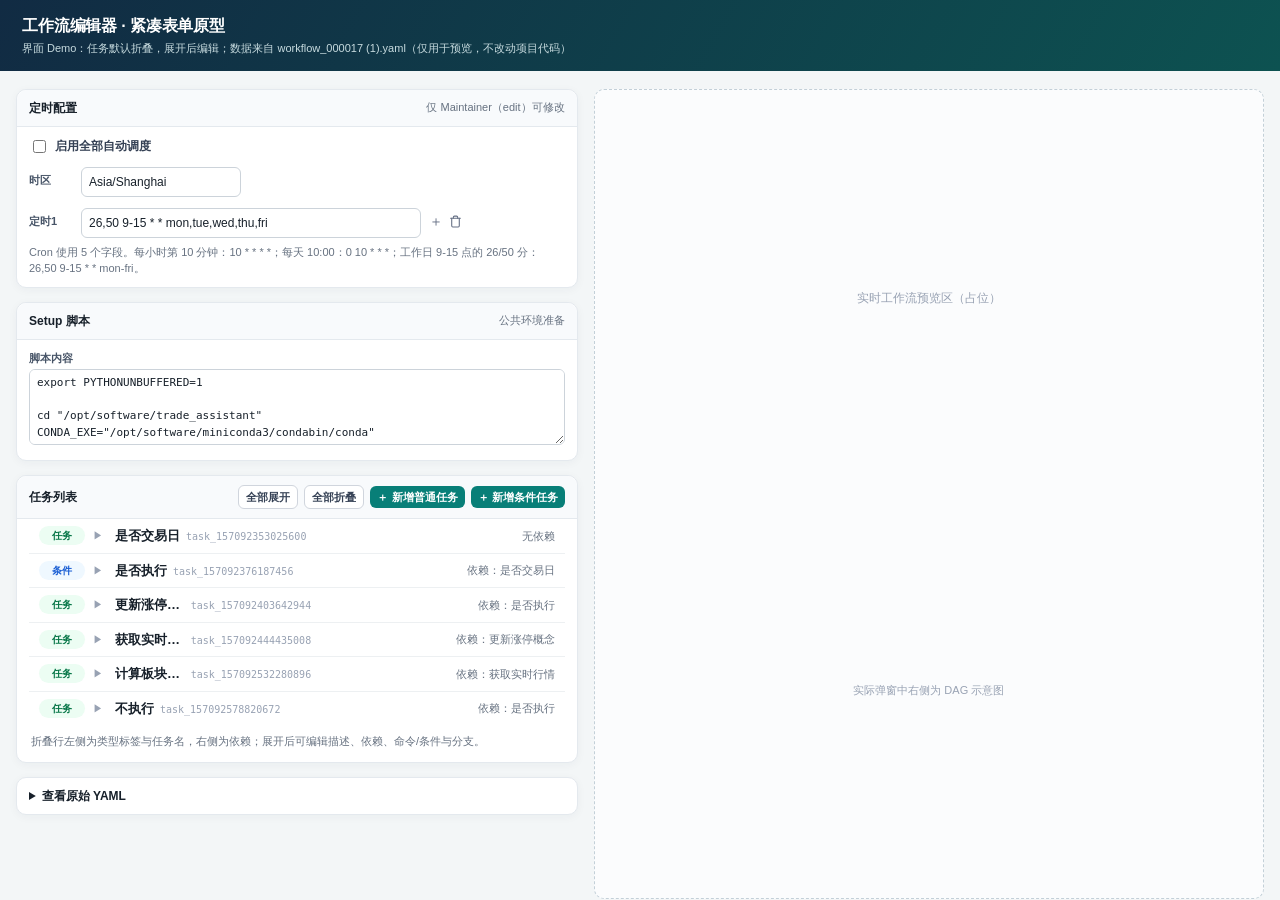
<file: demo/workflow-yaml-editor-demo.html>
<!doctype html>
<html lang="zh-CN">
<head>
<meta charset="utf-8">
<meta name="viewport" content="width=device-width, initial-scale=1">
<title>工作流 YAML 编辑器 · 紧凑表单 Demo</title>
<style>
  :root {
    --ink: #17202a;
    --muted: #677281;
    --line: #e4e9ee;
    --paper: #ffffff;
    --canvas: #f3f6f7;
    --teal: #087f78;
    --teal-dark: #075e59;
    --navy: #17324d;
    --danger: #b42318;
    --bg-soft: #f8fafc;
    --chip: #eef2f5;
  }
  * { box-sizing: border-box; }
  body { margin: 0; color: var(--ink); background: var(--canvas); font: 13px/1.5 Inter, "Segoe UI", Arial, sans-serif; }
  .topbar { padding: 14px 22px; color: #fff; background: linear-gradient(120deg, #112b43, #0d5251); }
  .topbar h1 { margin: 0; font-size: 16px; letter-spacing: -.01em; }
  .topbar p { margin: 2px 0 0; color: #c7dbdf; font-size: 11px; }
  .demo-stage { display: flex; align-items: flex-start; gap: 16px; width: 100%; max-width: 1440px; margin: 0 auto; padding: 0 16px; }
  .preview-placeholder { flex: 1 1 auto; min-width: 0; margin-top: 18px; height: calc(100vh - 90px); position: sticky; top: 16px; display: grid; place-items: center; border: 1.5px dashed #c3d0d8; border-radius: 10px; background: #fbfcfd; color: #98a2b3; font-size: 12px; text-align: center; padding: 12px; }
  .wrap { flex: 0 0 45%; width: auto; max-width: 620px; min-width: 340px; margin: 18px 0 60px; padding: 0; display: grid; gap: 14px; }
  .panel { border: 1px solid var(--line); border-radius: 10px; background: var(--paper); box-shadow: 0 2px 10px #17324d0b; }
  .panel-head { display: flex; align-items: center; justify-content: space-between; gap: 10px; padding: 9px 12px; border-bottom: 1px solid var(--line); background: var(--bg-soft); border-radius: 10px 10px 0 0; }
  .panel-head b { font-size: 12px; }
  .panel-head .hint { color: var(--muted); font-size: 11px; font-weight: 400; }
  .panel-body { padding: 10px 12px; }
  .schedule-row { display: flex; align-items: center; gap: 6px; margin-bottom: 6px; }
  .schedule-row input { flex: 0 1 340px; width: 340px; max-width: 100%; }
  .schedule-label { flex: 0 0 46px; color: #475467; font-size: 11px; font-weight: 650; }
  .schedule-actions { display: flex; align-items: center; gap: 2px; }
  .schedule-actions .icon-button { padding: 2px; line-height: 0; }
  .schedule-actions svg { display: block; }
  .schedule-tools { margin-bottom: 8px; }
  .schedule-tools .switch { display: inline-flex; margin-bottom: 8px; }
  .schedule-row.schedule-tz { margin-bottom: 6px; }
  .schedule-row.schedule-tz input { flex: 0 0 160px; width: 160px; max-width: none; }
  .schedule-empty { padding: 4px 0 2px; }
  .toolbar { display: flex; align-items: center; gap: 6px; flex-wrap: wrap; }
  .button { padding: 4px 9px; border: 0; border-radius: 6px; color: #fff; background: var(--teal); cursor: pointer; font: inherit; font-size: 11px; font-weight: 650; }
  .button:hover { background: var(--teal-dark); }
  .button.ghost { color: #344054; border: 1px solid #d0d5dd; background: #fff; }
  .button.ghost:hover { background: #f2f4f7; }
  .button.danger { background: var(--danger); }
  .button.small { padding: 3px 7px; }
  label.f { display: block; color: #475467; font-size: 11px; font-weight: 650; }
  label.f > span.req { color: var(--danger); font-weight: 400; }
  input[type=text], select, textarea { width: 100%; margin-top: 3px; padding: 5px 7px; border: 1px solid #ccd3da; border-radius: 6px; font: inherit; font-size: 12px; color: var(--ink); background: #fff; }
  input[type=text]:focus, select:focus, textarea:focus { outline: none; border-color: var(--teal); box-shadow: 0 0 0 3px #087f7820; }
  textarea.code { font: 11px/1.5 "Cascadia Code", Consolas, monospace; min-height: 76px; resize: vertical; white-space: pre; }
  .task-body input:disabled { color: #667085; background: #f2f4f7; cursor: not-allowed; }
  .grid-2 { display: grid; grid-template-columns: 1fr 1fr; gap: 8px 12px; }
  .grid-3 { display: grid; grid-template-columns: repeat(3, minmax(0, 1fr)); gap: 8px 12px; align-items: end; }
  .task-body .grid-2 { grid-template-columns: minmax(0, 1fr) auto; align-items: end; }
  .task-body .grid-2 > label:last-child { justify-self: end; }
  .task-body .grid-2 .switch { margin-top: 3px; min-height: 30px; box-sizing: border-box; }
  .switch { display: inline-flex; align-items: center; gap: 6px; color: #344054; font-size: 12px; font-weight: 600; cursor: pointer; }
  .switch input { accent-color: var(--teal); }
  .chips { display: flex; flex-wrap: wrap; gap: 4px; }
  .chip { display: inline-flex; align-items: center; gap: 4px; padding: 1px 6px; border-radius: 99px; background: var(--chip); color: #475467; font-size: 10px; font-weight: 600; }
  .chip.mono { font-family: Consolas, monospace; font-weight: 500; }
  .task { border-top: 1px solid #edf0f2; }
  .task:first-of-type { border-top: 0; }
  .task > summary { display: grid; grid-template-columns: 46px 14px minmax(0, 1fr) minmax(0, 1.2fr); align-items: center; gap: 8px; padding: 7px 10px; cursor: pointer; list-style: none; }
  .task > summary::-webkit-details-marker { display: none; }
  .tag-type { flex: 0 0 auto; padding: 2px 6px; border-radius: 99px; font-size: 10px; font-weight: 700; text-align: center; }
  .tag-type.command { color: #067647; background: #ecfdf3; }
  .tag-type.condition { color: #175cd3; background: #eff8ff; }
  .task > summary:hover { background: #fbfcfc; }
  .task[open] > summary { background: #f8fbfb; border-bottom: 1px dashed var(--line); }
  .caret { color: #98a2b3; transition: transform .15s; font-size: 10px; }
  .task[open] .caret { transform: rotate(90deg); }
  .summary-heading { min-width: 0; display: flex; align-items: baseline; gap: 6px; overflow: hidden; }
  .summary-title { min-width: 0; flex: 0 1 auto; font-weight: 700; overflow: hidden; text-overflow: ellipsis; white-space: nowrap; }
  .summary-id { flex: 0 0 auto; color: #98a2b3; font: 10px Consolas, monospace; }
  .summary-deps { min-width: 0; display: flex; justify-content: flex-end; color: var(--muted); font-size: 11px; }
  .deps-text { max-width: 100%; overflow: hidden; text-overflow: ellipsis; white-space: nowrap; }
  .task-body { padding: 10px 12px 12px; display: grid; gap: 10px; }
  .subhead { display: flex; align-items: center; justify-content: space-between; gap: 8px; margin: 2px 0 6px; color: #475467; font-size: 11px; font-weight: 700; }
  .checklist { display: grid; gap: 4px; max-height: 168px; overflow: auto; padding: 6px; border: 1px solid var(--line); border-radius: 7px; background: var(--bg-soft); }
  .checklist.depends-list { max-height: 172px; padding: 5px; gap: 3px; }
  .checklist label { display: flex; align-items: center; gap: 6px; color: #344054; font-size: 11px; font-weight: 500; line-height: 1.35; }
  .checklist input { accent-color: var(--teal); }
  .cond-item { display: grid; grid-template-columns: minmax(0, 1fr) 96px 24px; align-items: center; gap: 6px; }
  .icon-button { border: 0; color: #667085; background: transparent; cursor: pointer; font-size: 14px; }
  .icon-button:hover { color: var(--danger); }
  .raw-yaml { margin: 0; padding: 10px; max-height: 320px; overflow: auto; border-radius: 7px; background: #102537; color: #dbeafe; font: 11px/1.55 Consolas, monospace; white-space: pre; }
  .note { color: var(--muted); font-size: 11px; }
  @media (max-width: 980px) {
    .preview-placeholder { display: none; }
  }
  @media (max-width: 720px) {
    .wrap { width: calc(100% - 24px); min-width: 0; }
    .grid-2, .grid-3 { grid-template-columns: 1fr; }
    .summary-deps { display: none; }
  }
</style>
</head>
<body>
<header class="topbar">
  <h1>工作流编辑器 · 紧凑表单原型</h1>
  <p>界面 Demo：任务默认折叠，展开后编辑；数据来自 workflow_000017 (1).yaml（仅用于预览，不改动项目代码）</p>
</header>

<div class="demo-stage">
<div class="wrap">
  <section class="panel">
    <div class="panel-head">
      <b>定时配置</b>
      <span class="hint">仅 Maintainer（edit）可修改</span>
    </div>
    <div class="panel-body">
      <div class="schedule-tools">
        <label class="switch"><input type="checkbox" id="enabled"> 启用全部自动调度</label>
        <div class="schedule-row schedule-tz">
          <span class="schedule-label">时区</span>
          <input type="text" id="timezone">
        </div>
      </div>
      <div id="scheduleRows"></div>
      <p class="note" style="margin:6px 0 0">Cron 使用 5 个字段。每小时第 10 分钟：10 * * * *；每天 10:00：0 10 * * *；工作日 9-15 点的 26/50 分：26,50 9-15 * * mon-fri。</p>
    </div>
  </section>

  <section class="panel">
    <div class="panel-head">
      <b>Setup 脚本</b>
      <span class="hint">公共环境准备</span>
    </div>
    <div class="panel-body">
      <label class="f">脚本内容<textarea class="code" id="setup" spellcheck="false"></textarea></label>
    </div>
  </section>

  <section class="panel">
    <div class="panel-head">
      <b>任务列表</b>
      <div class="toolbar">
        <button class="button ghost small" onclick="toggleAll(true)">全部展开</button>
        <button class="button ghost small" onclick="toggleAll(false)">全部折叠</button>
        <button class="button small" onclick="addTask('command')">＋ 新增普通任务</button>
        <button class="button small" onclick="addTask('condition')">＋ 新增条件任务</button>
      </div>
    </div>
    <div class="panel-body" style="padding:0 12px 12px">
      <div id="tasks"></div>
      <p class="note" style="margin:8px 2px 0">折叠行左侧为类型标签与任务名，右侧为依赖；展开后可编辑描述、依赖、命令/条件与分支。</p>
    </div>
  </section>

  <details class="panel">
    <summary style="padding:9px 12px;cursor:pointer;font-size:12px;font-weight:650">查看原始 YAML</summary>
    <div class="panel-body"><pre class="raw-yaml" id="rawYaml"></pre></div>
  </details>
</div>
<aside class="preview-placeholder">实时工作流预览区（占位）<br><span style="font-size:11px">实际弹窗中右侧为 DAG 示意图</span></aside>
</div>

<script>
/* 由附件 YAML 预解析得到的演示数据 */
const RAW_YAML = `setup: |-
  export PYTHONUNBUFFERED=1

  cd "/opt/software/trade_assistant"
  CONDA_EXE="/opt/software/miniconda3/condabin/conda"
  CONDA_ENV="ta"
  eval "$("$CONDA_EXE" shell.bash activate "$CONDA_ENV")"
tasks:
  task_157092353025600:
    description: 是否交易日
    command: |-
      #!/bin/bash

      python ./stock_tushare/is_trade_date.py \${TA_ENV}
    depends: []
  task_157092376187456:
    type: condition
    description: 是否执行
    depends:
    - task_157092353025600
    condition:
      relation: AND
      groups:
      - relation: AND
        items:
        - task: task_157092353025600
          status: SUCCESS
    success:
    - task_157092403642944
    failure:
    - task_157092578820672
  task_157092403642944:
    description: 更新涨停概念
    command: |-
      #!/bin/bash

      set -e

      # sleep 1800

      python ./stock_info/limitup_explanations.py --source xgb \${TA_ENV}
    depends:
    - task_157092376187456
  task_157092444435008:
    description: 获取实时行情
    command: |-
      #!/bin/bash

      python ./stock_info/sina_today_k.py \${TA_ENV}
    depends:
    - task_157092403642944
  task_157092532280896:
    description: 计算板块轮动指数
    command: |-
      #!/bin/bash

      python ./stock_calc/calc_sector_rotation.py \${TA_ENV}
    depends:
    - task_157092444435008
  task_157092578820672:
    description: 不执行
    command: echo ooo
    depends:
    - task_157092376187456
schedule:
  cron: 26,50 9-15 * * mon,tue,wed,thu,fri
  timezone: Asia/Shanghai
  enabled: false
migration:
  source_process_code: 157092615370304
  source_process_name: 计算板块轮动
  dolphinscheduler_crontab: 0 26,50 9-15 ? * MON,TUE,WED,THU,FRI *
  timezone: Asia/Shanghai
  source_schedule_release_state: OFFLINE
  requires_manual_review: false
`;

const state = {
  schedule: { crons: ["26,50 9-15 * * mon,tue,wed,thu,fri"], timezone: "Asia/Shanghai", enabled: false },
  setup: 'export PYTHONUNBUFFERED=1\n\ncd "/opt/software/trade_assistant"\nCONDA_EXE="/opt/software/miniconda3/condabin/conda"\nCONDA_ENV="ta"\neval "$("$CONDA_EXE" shell.bash activate "$CONDA_ENV")"',
  tasks: [
    { id: "task_157092353025600", description: "是否交易日", type: "command", enabled: true, depends: [],
      command: "#!/bin/bash\n\npython ./stock_tushare/is_trade_date.py ${TA_ENV}", success: [], failure: [], condition: null },
    { id: "task_157092376187456", description: "是否执行", type: "condition", enabled: true, depends: ["task_157092353025600"],
      command: "", success: ["task_157092403642944"], failure: ["task_157092578820672"],
      condition: { relation: "AND", groups: [{ relation: "AND", items: [{ task: "task_157092353025600", status: "SUCCESS" }] }] } },
    { id: "task_157092403642944", description: "更新涨停概念", type: "command", enabled: true, depends: ["task_157092376187456"],
      command: "#!/bin/bash\n\nset -e\n\n# sleep 1800\n\npython ./stock_info/limitup_explanations.py --source xgb ${TA_ENV}", success: [], failure: [], condition: null },
    { id: "task_157092444435008", description: "获取实时行情", type: "command", enabled: true, depends: ["task_157092403642944"],
      command: "#!/bin/bash\n\npython ./stock_info/sina_today_k.py ${TA_ENV}", success: [], failure: [], condition: null },
    { id: "task_157092532280896", description: "计算板块轮动指数", type: "command", enabled: true, depends: ["task_157092444435008"],
      command: "#!/bin/bash\n\npython ./stock_calc/calc_sector_rotation.py ${TA_ENV}", success: [], failure: [], condition: null },
    { id: "task_157092578820672", description: "不执行", type: "command", enabled: true, depends: ["task_157092376187456"],
      command: "echo ooo", success: [], failure: [], condition: null },
  ],
};

const $ = id => document.getElementById(id);
const esc = value => String(value ?? "").replace(/[&<>"]/g, c => ({ "&": "&amp;", "<": "&lt;", ">": "&gt;", '"': "&quot;" }[c]));
const taskName = id => (state.tasks.find(t => t.id === id)?.description) || id;

function refreshScheduleEnabled() {
  const hasCron = state.schedule.crons.some(item => item.trim());
  const box = $("enabled");
  box.disabled = !hasCron;
  box.title = hasCron ? "" : "请先添加至少一个非空定时";
  if (!hasCron && state.schedule.enabled) {
    state.schedule.enabled = false;
    box.checked = false;
  }
}

function renderSchedule() {
  refreshScheduleEnabled();
  if (!state.schedule.crons.length) {
    $("scheduleRows").innerHTML = '<div class="schedule-empty"><button type="button" class="button ghost small" onclick="addCron()">＋ 添加定时</button></div>';
    return;
  }
  const rows = state.schedule.crons.map((cron, index) => `
    <div class="schedule-row">
      <span class="schedule-label">定时${index + 1}</span>
      <input type="text" data-cron="${index}" value="${esc(cron)}" placeholder="分 时 日 月 周">
      <span class="schedule-actions">
        <button type="button" class="icon-button" data-add="${index}" title="在当前定时下方新增一行">＋</button>
        <button type="button" class="icon-button" data-remove="${index}" title="删除当前定时">
          <svg viewBox="0 0 24 24" width="13" height="13" fill="none" stroke="currentColor" stroke-width="2" stroke-linecap="round" stroke-linejoin="round"><path d="M3 6h18"/><path d="M8 6V4a2 2 0 0 1 2-2h4a2 2 0 0 1 2 2v2"/><path d="M19 6v14a2 2 0 0 1-2 2H7a2 2 0 0 1-2-2V6"/></svg>
        </button>
      </span>
    </div>`).join("");
  $("scheduleRows").innerHTML = rows || '<span class="note">尚未配置定时</span>';
}

function addCron(index = null) {
  if (index == null) {
    state.schedule.crons.push("");
  } else {
    state.schedule.crons.splice(Number(index) + 1, 0, "");
  }
  renderSchedule();
  const inputs = document.querySelectorAll("[data-cron]");
  const target = index == null ? inputs.length - 1 : Number(index) + 1;
  inputs[target]?.focus();
}

function removeCron(index) {
  state.schedule.crons.splice(Number(index), 1);
  renderSchedule();
}

function renderStatic() {
  $("timezone").value = state.schedule.timezone;
  $("enabled").checked = state.schedule.enabled;
  $("setup").value = state.setup;
  renderSchedule();
  $("rawYaml").textContent = RAW_YAML.replace(/\$\{TA_ENV\}/g, "${TA_ENV}");
}

function precedingTasks(task) {
  const index = state.tasks.findIndex(item => item.id === task.id);
  return state.tasks.slice(0, Math.max(0, index));
}

function checklist(labelText, task, field, candidates = state.tasks.filter(item => item.id !== task.id)) {
  const boxes = candidates.map(item => `
    <label><input type="checkbox" data-field="${field}" value="${esc(item.id)}"${task[field].includes(item.id) ? " checked" : ""}>
      <span>${esc(item.description)}</span> <span class="summary-id">${esc(item.id)}</span></label>`).join("");
  return `<div>
    <div class="subhead">${labelText}<span class="note">${task[field].length} 个</span></div>
    <div class="checklist${field === "depends" ? " depends-list" : ""}">${boxes || '<span class="note">没有可选任务</span>'}</div>
  </div>`;
}

function conditionEditor(task) {
  const condition = task.condition || { relation: "AND", groups: [{ relation: "AND", items: [] }] };
  const depChips = task.depends.length
    ? `<span class="chips">${task.depends.map(id =>
        `<span class="chip">${esc(taskName(id))} <span class="summary-id">${esc(id)}</span></span>`).join("")}</span>`
    : '<span class="note">未设置依赖，条件不会触发</span>';
  return `
    <div>
      <div class="subhead">判断依据（来自「依赖」列表）<span class="note">${condition.relation}</span></div>
      ${depChips}
    </div>
    <label class="f" style="max-width:220px">依赖任务关系
      <select data-cond-relation>${["AND", "OR"].map(value =>
        `<option value="${value}"${condition.relation === value ? " selected" : ""}>${value}</option>`).join("")}</select>
    </label>
    <p class="note" style="margin:0">AND：依赖任务全部成功后条件成立；OR：任一依赖任务成功即成立。</p>
    ${checklist("成立分支（success）", task, "success")}
    ${checklist("不成立分支（failure）", task, "failure")}`;
}

function renderTasks(opened) {
  $("tasks").innerHTML = state.tasks.map(task => {
    const depsTitle = task.depends.length
      ? `依赖：${task.depends.map(id => taskName(id)).join("、")}`
      : "无依赖";
    const body = task.type === "condition"
      ? conditionEditor(task)
      : `<label class="f">命令<textarea class="code" data-command spellcheck="false">${esc(task.command)}</textarea></label>`;
    return `
    <details class="task" data-task="${esc(task.id)}"${opened.has(task.id) ? " open" : ""}>
      <summary>
        <span class="tag-type ${task.type}">${task.type === "condition" ? "条件" : "任务"}</span>
        <span class="caret">▶</span>
        <span class="summary-heading">
          <span class="summary-title">${esc(task.description)}</span>
          <span class="summary-id">${esc(task.id)}</span>
        </span>
        <span class="summary-deps"><span class="deps-text" title="${esc(depsTitle)}">${esc(depsTitle)}</span></span>
      </summary>
      <div class="task-body">
        <div class="grid-2">
          <label class="f">任务标题<input type="text" data-description value="${esc(task.description)}"></label>
          <label class="switch"><input type="checkbox" data-enabled${task.enabled ? " checked" : ""}> 启用该任务</label>
        </div>
        ${checklist("依赖（depends）", task, "depends", precedingTasks(task))}
        ${body}
        <div style="text-align:right">
          <button type="button" class="button danger small" onclick="deleteTask('${esc(task.id)}')">删除任务</button>
        </div>
      </div>
    </details>`;
  }).join("");
}

function bindTask(task) {
  const root = document.querySelector(`details[data-task="${CSS.escape(task.id)}"]`);
  if (!root) return;
  root.querySelectorAll("[data-description]").forEach(input => input.addEventListener("input", () => {
    task.description = input.value;
    root.querySelector(".summary-title").textContent = input.value;
  }));
  root.querySelectorAll("[data-enabled]").forEach(input => input.addEventListener("change", () => {
    task.enabled = input.checked;
    renderTasks(new Set([...opened, task.id]));
  }));
  root.querySelectorAll("[data-command]").forEach(area => area.addEventListener("input", () => {
    task.command = area.value;
  }));
  root.querySelectorAll("[data-field]").forEach(box => box.addEventListener("change", () => {
    const field = box.dataset.field;
    const values = [...root.querySelectorAll(`[data-field="${field}"]:checked`)].map(item => item.value);
    task[field] = values;
    renderTasks(new Set([...opened, task.id]));
  }));
  root.querySelectorAll("[data-cond-relation]").forEach(select => select.addEventListener("change", () => {
    task.condition.relation = select.value;
  }));
}

const opened = new Set();

function renderAll() {
  renderTasks(opened);
  state.tasks.forEach(bindTask);
}

function toggleAll(open) {
  opened.clear();
  if (open) state.tasks.forEach(task => opened.add(task.id));
  renderAll();
}

function addTask(type = "command") {
  let n = state.tasks.length + 1;
  let id = `task_new_${n}`;
  while (state.tasks.some(task => task.id === id)) id = `task_new_${++n}`;
  state.tasks.push({
    id,
    description: type === "condition" ? "新条件任务" : "新普通任务",
    type,
    enabled: true,
    depends: [],
    command: "",
    success: [],
    failure: [],
    condition: type === "condition" ? { relation: "AND", groups: [{ relation: "AND", items: [] }] } : null,
  });
  opened.add(id);
  renderAll();
}

function deleteTask(id) {
  const index = state.tasks.findIndex(task => task.id === id);
  if (index < 0) return;
  state.tasks.splice(index, 1);
  state.tasks.forEach(task => {
    task.depends = task.depends.filter(item => item !== id);
    task.success = task.success.filter(item => item !== id);
    task.failure = task.failure.filter(item => item !== id);
    if (task.condition) {
      task.condition.groups.forEach(group => {
        group.items = group.items.filter(item => item.task !== id);
      });
    }
  });
  opened.delete(id);
  renderAll();
}

function currentEditingTask() {
  const open = document.querySelector("details.task[open]");
  return state.tasks.find(task => task.id === open?.dataset.task);
}

$("timezone").addEventListener("input", event => state.schedule.timezone = event.target.value);
$("enabled").addEventListener("change", event => state.schedule.enabled = event.target.checked);
$("setup").addEventListener("input", event => state.setup = event.target.value);
$("scheduleRows").addEventListener("input", event => {
  const index = event.target.dataset.cron;
  if (index == null) return;
  state.schedule.crons[Number(index)] = event.target.value;
  refreshScheduleEnabled();
});
$("scheduleRows").addEventListener("click", event => {
  const addButton = event.target.closest("[data-add]");
  if (addButton) {
    addCron(addButton.dataset.add);
    return;
  }
  const removeButton = event.target.closest("[data-remove]");
  if (removeButton) removeCron(removeButton.dataset.remove);
});

// 同步用户手动展开/折叠状态，保证删除任务后重渲染不改变其他任务的展开状态。
$("tasks").addEventListener("toggle", event => {
  const target = event.target;
  if (!target.matches || !target.matches("details.task")) return;
  if (target.open) opened.add(target.dataset.task);
  else opened.delete(target.dataset.task);
}, true);

renderStatic();
renderAll();
</script>
</body>
</html>
</file>
